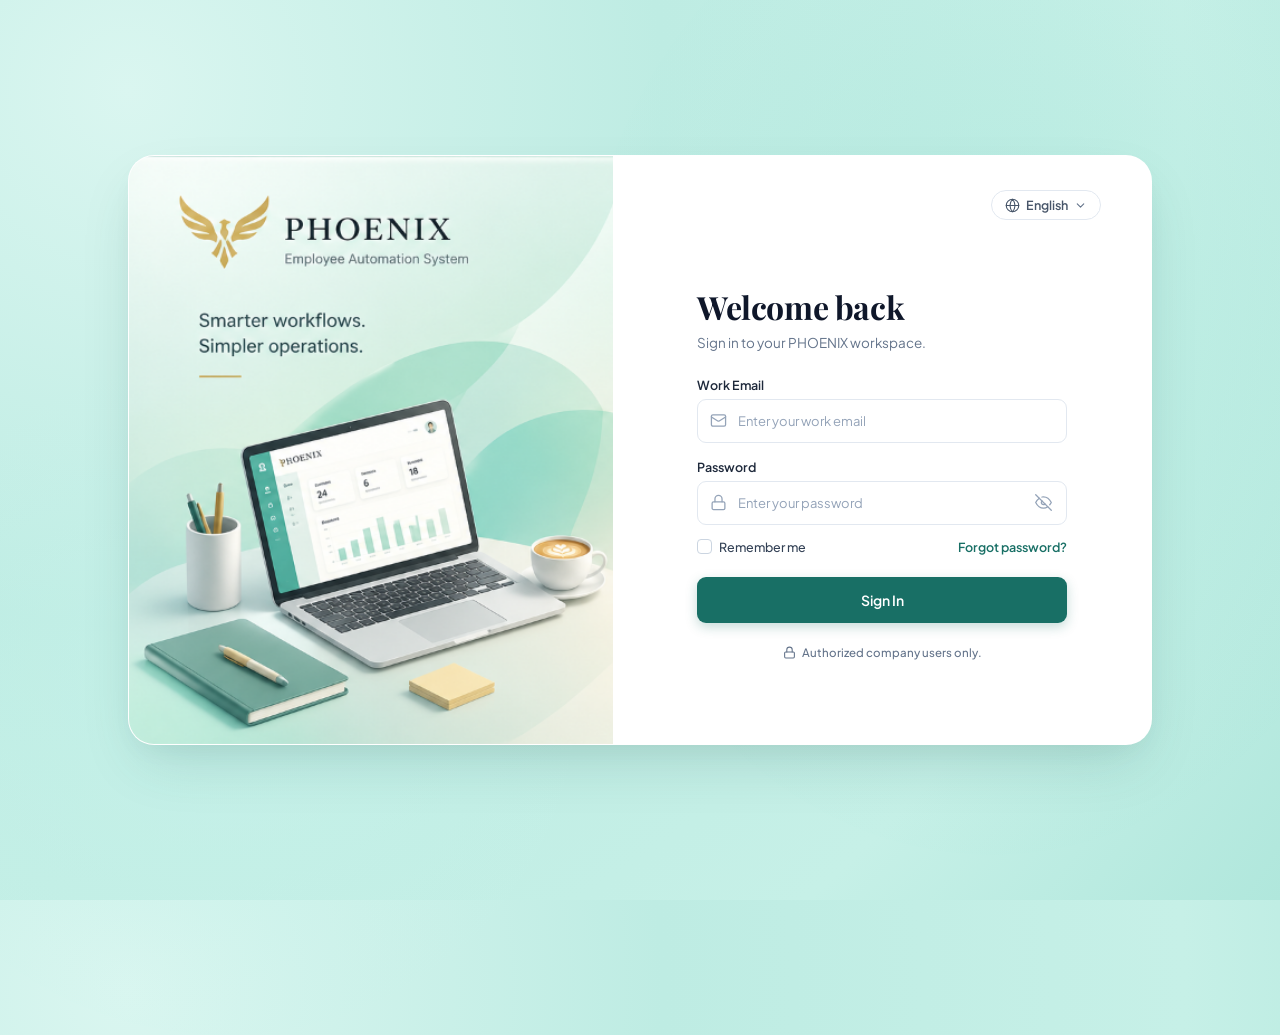
<file: frontend/index.html>
<!DOCTYPE html>
<html lang="en">
<head>
    <meta charset="UTF-8">
    <meta name="viewport" content="width=device-width, initial-scale=1.0">
    <title>PHOENIX - Sign In</title>
    <!-- =================================================================
         PHOENIX API Base URL:
         Points to the live Render backend service. Can also be overridden
         by window.__PHOENIX_API_URL__ or localStorage.getItem('phoenix_api_base_url').
         ================================================================= -->
    <meta name="phoenix-api-base" content="https://employee-management-b.onrender.com">
    <!-- Exact Google Fonts matching reference: Playfair Display / Serif & Plus Jakarta Sans / Inter -->
    <link rel="preconnect" href="https://fonts.googleapis.com">
    <link rel="preconnect" href="https://fonts.gstatic.com" crossorigin>
    <link href="https://fonts.googleapis.com/css2?family=Inter:wght@400;500;600;700&family=Playfair+Display:wght@600;700;800&family=Plus+Jakarta+Sans:wght@400;500;600;700&display=swap" rel="stylesheet">
    <link rel="stylesheet" href="css/styles.css">
</head>
<body class="login-body">

    <div class="login-wrapper">
        <div class="login-card-container">
            
            <!-- Left Panel: Exact reference graphic with Logo, Tagline, & Laptop Workspace -->
            <div class="login-left-panel">
                <img src="assets/left_panel_complete.png" alt="PHOENIX Employee Automation System" class="left-panel-graphic">
            </div>

            <!-- Right Panel: Login Form -->
            <div class="login-right-panel">
                
                <!-- Language Selector -->
                <div class="language-dropdown-wrapper">
                    <button type="button" class="lang-btn" aria-label="Language selection">
                        <svg class="lang-globe-icon" viewBox="0 0 24 24" fill="none" stroke="currentColor" stroke-width="1.75" stroke-linecap="round" stroke-linejoin="round">
                            <circle cx="12" cy="12" r="10"></circle>
                            <line x1="2" y1="12" x2="22" y2="12"></line>
                            <path d="M12 2a15.3 15.3 0 0 1 4 10 15.3 15.3 0 0 1-4 10 15.3 15.3 0 0 1-4-10 15.3 15.3 0 0 1 4-10z"></path>
                        </svg>
                        <span>English</span>
                        <svg class="lang-chevron-icon" viewBox="0 0 24 24" fill="none" stroke="currentColor" stroke-width="2" stroke-linecap="round" stroke-linejoin="round">
                            <polyline points="6 9 12 15 18 9"></polyline>
                        </svg>
                    </button>
                </div>

                <!-- Form Area -->
                <div class="login-form-content">
                    <div class="login-heading-area">
                        <h1 class="welcome-heading">Welcome back</h1>
                        <p class="welcome-subtext">Sign in to your PHOENIX workspace.</p>
                    </div>

                    <form id="loginForm" class="auth-form" novalidate>
                        
                        <!-- Work Email -->
                        <div class="input-group">
                            <label for="email" class="field-label">Work Email</label>
                            <div class="input-wrapper">
                                <span class="input-icon">
                                    <svg viewBox="0 0 24 24" fill="none" stroke="currentColor" stroke-width="1.8" stroke-linecap="round" stroke-linejoin="round">
                                        <rect x="2" y="4" width="20" height="16" rx="2"></rect>
                                        <path d="m22 7-8.97 5.7a1.94 1.94 0 0 1-2.06 0L2 7"></path>
                                    </svg>
                                </span>
                                <input type="email" id="email" name="email" class="form-control" placeholder="Enter your work email" required autocomplete="email">
                            </div>
                        </div>

                        <!-- Password -->
                        <div class="input-group">
                            <label for="password" class="field-label">Password</label>
                            <div class="input-wrapper">
                                <span class="input-icon">
                                    <svg viewBox="0 0 24 24" fill="none" stroke="currentColor" stroke-width="1.8" stroke-linecap="round" stroke-linejoin="round">
                                        <rect x="3" y="11" width="18" height="11" rx="2" ry="2"></rect>
                                        <path d="M7 11V7a5 5 0 0 1 10 0v4"></path>
                                    </svg>
                                </span>
                                <input type="password" id="password" name="password" class="form-control password-input" placeholder="Enter your password" autocomplete="current-password">
                                <button type="button" class="toggle-password-btn" aria-label="Toggle password visibility" onclick="togglePasswordVisibility()">
                                    <svg class="eye-icon" viewBox="0 0 24 24" fill="none" stroke="currentColor" stroke-width="1.8" stroke-linecap="round" stroke-linejoin="round">
                                        <path d="M17.94 17.94A10.07 10.07 0 0 1 12 20c-7 0-11-8-11-8a18.45 18.45 0 0 1 5.06-5.94M9.9 4.24A9.12 9.12 0 0 1 12 4c7 0 11 8 11 8a18.5 18.5 0 0 1-2.16 3.19m-6.72-1.07a3 3 0 1 1-4.24-4.24"></path>
                                        <line x1="1" y1="1" x2="23" y2="23"></line>
                                    </svg>
                                </button>
                            </div>
                        </div>

                        <!-- Remember Me & Forgot Password -->
                        <div class="form-options-row">
                            <label class="checkbox-container">
                                <input type="checkbox" id="rememberMe">
                                <span class="custom-checkbox"></span>
                                <span class="checkbox-text">Remember me</span>
                            </label>
                            <a href="javascript:void(0)" class="forgot-password-link">Forgot password?</a>
                        </div>

                        <!-- Sign In Button -->
                        <button type="submit" class="btn-sign-in">Sign In</button>
                    </form>

                    <!-- Error Alert -->
                    <div id="errorMessage" class="error-message"></div>

                    <!-- Security Note -->
                    <div class="auth-security-footer">
                        <svg class="lock-small-icon" viewBox="0 0 24 24" fill="none" stroke="currentColor" stroke-width="2" stroke-linecap="round" stroke-linejoin="round">
                            <rect x="3" y="11" width="18" height="11" rx="2" ry="2"></rect>
                            <path d="M7 11V7a5 5 0 0 1 10 0v4"></path>
                        </svg>
                        <span>Authorized company users only.</span>
                    </div>

                </div>
            </div>

        </div>
    </div>

    <script>
        function togglePasswordVisibility() {
            const pwd = document.getElementById('password');
            if (pwd.type === 'password') {
                pwd.type = 'text';
            } else {
                pwd.type = 'password';
            }
        }
    </script>
    <script src="js/config.js"></script>
    <script src="js/main.js"></script>
</body>
</html>
</file>
<file: frontend/css/styles.css>
/* ==========================================================================
   PHOENIX - CSS Styles
   Pixel-Perfect Match for Reference Design (1536x1024 / 1024x682)
   ========================================================================== */

:root {
    --teal-primary: #186f65;
    --teal-primary-hover: #135951;
    --teal-primary-active: #0f4841;
    
    --bg-page: #c2ece5;
    --border-input: #e2e8f0;
    --border-input-hover: #cbd5e1;
    --border-input-focus: #186f65;
    
    --text-title: #0f172a;
    --text-subtitle: #64748b;
    --text-label: #1e293b;
    --text-placeholder: #94a3b8;
    
    --font-heading: 'Playfair Display', Georgia, serif;
    --font-body: 'Plus Jakarta Sans', 'Inter', -apple-system, BlinkMacSystemFont, 'Segoe UI', Roboto, sans-serif;
    
    --radius-card: 26px;
    --radius-field: 9px;
    --radius-btn: 9px;
}

* {
    margin: 0;
    padding: 0;
    box-sizing: border-box;
    -webkit-font-smoothing: antialiased;
    -moz-osx-font-smoothing: grayscale;
}

/* --- Page Canvas matching Background Texture --- */
body.login-body {
    min-height: 100vh;
    width: 100vw;
    background-color: #c2ece5;
    background: radial-gradient(circle at 10% 10%, #daf6f0 0%, #beece3 38%, #c6f0e7 75%, #b0e7dc 100%);
    display: flex;
    align-items: center;
    justify-content: center;
    font-family: var(--font-body);
    padding: 24px;
    position: relative;
    overflow-x: hidden;
}

body.login-body::before {
    content: '';
    position: absolute;
    top: -15%;
    right: -10%;
    width: 65vw;
    height: 110vh;
    background: radial-gradient(ellipse at center, rgba(162, 228, 216, 0.45) 0%, rgba(162, 228, 216, 0.05) 60%, transparent 80%);
    border-radius: 50%;
    pointer-events: none;
    z-index: 0;
}

body.login-body::after {
    content: '';
    position: absolute;
    bottom: -15%;
    left: -10%;
    width: 55vw;
    height: 75vh;
    background: radial-gradient(ellipse at center, rgba(200, 243, 235, 0.65) 0%, rgba(200, 243, 235, 0.1) 60%, transparent 80%);
    border-radius: 50%;
    pointer-events: none;
    z-index: 0;
}

/* --- Card Container --- */
.login-wrapper {
    width: 100%;
    max-width: 1024px;
    z-index: 1;
    display: flex;
    align-items: center;
    justify-content: center;
}

.login-card-container {
    width: 100%;
    min-height: 590px;
    background: #ffffff;
    border-radius: var(--radius-card);
    box-shadow: 0 25px 60px -15px rgba(20, 85, 76, 0.18), 0 10px 25px -5px rgba(0, 0, 0, 0.04);
    display: flex;
    overflow: hidden;
    position: relative;
    border: 1px solid rgba(255, 255, 255, 0.85);
}

/* --- Left Graphic Panel --- */
.login-left-panel {
    flex: 1.05;
    background-color: #d6f2ed;
    display: flex;
    align-items: stretch;
    justify-content: center;
    position: relative;
    overflow: hidden;
}

.left-panel-graphic {
    width: 100%;
    height: 100%;
    object-fit: cover;
    display: block;
    user-select: none;
    pointer-events: none;
}

/* --- Right Form Panel --- */
.login-right-panel {
    flex: 0.95;
    background: #ffffff;
    padding: 34px 50px 38px 50px;
    display: flex;
    flex-direction: column;
    position: relative;
}

/* Language Selection Pill */
.language-dropdown-wrapper {
    display: flex;
    justify-content: flex-end;
    margin-bottom: 22px;
}

.lang-btn {
    display: inline-flex;
    align-items: center;
    gap: 6px;
    background: #ffffff;
    border: 1px solid #e2e8f0;
    padding: 6px 13px;
    border-radius: 20px;
    font-size: 12.5px;
    font-family: var(--font-body);
    font-weight: 600;
    color: #475569;
    cursor: pointer;
    transition: all 0.15s ease;
}

.lang-btn:hover {
    background: #f8fafc;
    border-color: #cbd5e1;
}

.lang-globe-icon {
    width: 15px;
    height: 15px;
    color: #475569;
}

.lang-chevron-icon {
    width: 13px;
    height: 13px;
    color: #64748b;
}

/* Form Content Area */
.login-form-content {
    display: flex;
    flex-direction: column;
    justify-content: center;
    flex: 1;
    max-width: 370px;
    width: 100%;
    margin: 0 auto;
}

.login-heading-area {
    margin-bottom: 26px;
}

.welcome-heading {
    font-family: var(--font-heading);
    font-size: 32px;
    font-weight: 700;
    color: var(--text-title);
    letter-spacing: -0.4px;
    line-height: 1.2;
    margin-bottom: 7px;
}

.welcome-subtext {
    font-size: 13.5px;
    color: var(--text-subtitle);
    font-weight: 400;
}

/* Form Fields */
.auth-form {
    display: flex;
    flex-direction: column;
    gap: 16px;
}

.input-group {
    display: flex;
    flex-direction: column;
    gap: 6px;
}

.field-label {
    font-size: 12.5px;
    font-weight: 600;
    color: var(--text-label);
}

.input-wrapper {
    position: relative;
    display: flex;
    align-items: center;
}

.input-icon {
    position: absolute;
    left: 13px;
    display: flex;
    align-items: center;
    justify-content: center;
    color: #94a3b8;
    pointer-events: none;
}

.input-icon svg {
    width: 17px;
    height: 17px;
}

.form-control {
    width: 100%;
    height: 44px;
    padding: 0 14px 0 40px;
    border: 1.5px solid var(--border-input);
    border-radius: var(--radius-field);
    font-size: 13.5px;
    font-family: var(--font-body);
    color: var(--text-title);
    background: #ffffff;
    transition: all 0.2s ease;
}

.form-control::placeholder {
    color: var(--text-placeholder);
    font-size: 13px;
}

.form-control:hover {
    border-color: var(--border-input-hover);
}

.form-control:focus {
    outline: none;
    border-color: var(--border-input-focus);
    box-shadow: 0 0 0 3px rgba(24, 111, 101, 0.12);
}

.password-input {
    padding-right: 40px;
}

.toggle-password-btn {
    position: absolute;
    right: 11px;
    background: none;
    border: none;
    color: #94a3b8;
    cursor: pointer;
    display: flex;
    align-items: center;
    padding: 4px;
    transition: color 0.15s ease;
}

.toggle-password-btn:hover {
    color: #475569;
}

.eye-icon {
    width: 17px;
    height: 17px;
}

/* Remember Me & Forgot Password */
.form-options-row {
    display: flex;
    align-items: center;
    justify-content: space-between;
    font-size: 12.5px;
    margin-top: -2px;
}

.checkbox-container {
    display: flex;
    align-items: center;
    gap: 7px;
    cursor: pointer;
    user-select: none;
}

.checkbox-container input {
    position: absolute;
    opacity: 0;
    cursor: pointer;
    height: 0;
    width: 0;
}

.custom-checkbox {
    width: 15px;
    height: 15px;
    border: 1.5px solid #cbd5e1;
    border-radius: 4px;
    background: #ffffff;
    display: inline-block;
    transition: all 0.15s ease;
}

.checkbox-container input:checked ~ .custom-checkbox {
    background: var(--teal-primary);
    border-color: var(--teal-primary);
    position: relative;
}

.checkbox-container input:checked ~ .custom-checkbox::after {
    content: '';
    position: absolute;
    left: 4px;
    top: 1.5px;
    width: 4px;
    height: 7px;
    border: solid white;
    border-width: 0 2px 2px 0;
    transform: rotate(45deg);
}

.checkbox-text {
    color: #334155;
    font-weight: 500;
}

.forgot-password-link {
    color: var(--teal-primary);
    text-decoration: none;
    font-weight: 600;
    transition: color 0.15s ease;
}

.forgot-password-link:hover {
    color: var(--teal-primary-hover);
    text-decoration: underline;
}

/* Sign In Button */
.btn-sign-in {
    width: 100%;
    height: 46px;
    background: var(--teal-primary);
    color: #ffffff;
    border: none;
    border-radius: var(--radius-btn);
    font-size: 14px;
    font-weight: 600;
    font-family: var(--font-body);
    cursor: pointer;
    margin-top: 6px;
    box-shadow: 0 4px 12px rgba(24, 111, 101, 0.25);
    transition: all 0.2s ease;
}

.btn-sign-in:hover {
    background: var(--teal-primary-hover);
    box-shadow: 0 6px 16px rgba(24, 111, 101, 0.35);
    transform: translateY(-1px);
}

.btn-sign-in:active {
    transform: translateY(0);
    background: var(--teal-primary-active);
}

.btn-sign-in:disabled {
    opacity: 0.7;
    cursor: not-allowed;
    transform: none;
}

/* Security Note */
.auth-security-footer {
    display: flex;
    align-items: center;
    justify-content: center;
    gap: 6px;
    margin-top: 22px;
    color: var(--text-subtitle);
    font-size: 11.5px;
    font-weight: 500;
}

.lock-small-icon {
    width: 13px;
    height: 13px;
    color: var(--text-subtitle);
}

/* Error Banner */
.error-message {
    margin-top: 14px;
    padding: 10px 14px;
    border-radius: 8px;
    font-size: 12.5px;
    text-align: center;
    color: #dc2626;
    background: #fef2f2;
    border: 1px solid #fecaca;
    display: none;
}

.error-message.show {
    display: block;
    animation: slideDown 0.2s ease-out;
}

@keyframes slideDown {
    from { opacity: 0; transform: translateY(-4px); }
    to { opacity: 1; transform: translateY(0); }
}

/* ==========================================================================
   Manager & Employee Pages Styles
   ========================================================================== */

.manager-container,
.employee-container {
    width: 100%;
    max-width: 520px;
    margin: 0 auto;
    display: flex;
    flex-direction: column;
    justify-content: center;
    z-index: 1;
}

.manager-header,
.employee-header {
    text-align: center;
    margin-bottom: 24px;
}

.manager-logo,
.employee-logo {
    font-size: 24px;
    font-weight: 700;
    color: #1a2f38;
    letter-spacing: 4px;
}

.manager-title,
.employee-title {
    font-family: var(--font-body);
    font-size: 20px;
    font-weight: 700;
    color: var(--text-title);
    letter-spacing: -0.3px;
}

.employee-greeting {
    font-size: 13.5px;
    font-weight: 600;
    color: var(--teal-primary);
    background-color: rgba(24, 111, 101, 0.08);
    display: inline-block;
    padding: 4px 14px;
    border-radius: 20px;
    margin-top: 8px;
}

.manager-card,
.employee-card {
    background: #ffffff;
    padding: 34px 30px;
    border-radius: var(--radius-card);
    border: 1px solid rgba(255, 255, 255, 0.8);
    box-shadow: 0 15px 35px -5px rgba(18, 90, 80, 0.12), 0 5px 15px -3px rgba(0, 0, 0, 0.04);
    margin-bottom: 20px;
}

.card-header-flex {
    display: flex;
    justify-content: space-between;
    align-items: center;
    border-bottom: 1.5px solid #f1f5f9;
    padding-bottom: 14px;
    margin-bottom: 22px;
}

.manager-card-title,
.employee-card-title {
    font-family: var(--font-body);
    font-size: 16.5px;
    font-weight: 700;
    color: var(--teal-primary);
}

.manager-form-group {
    margin-bottom: 18px;
}

.manager-form-group label {
    display: block;
    font-size: 12px;
    font-weight: 600;
    color: #334155;
    margin-bottom: 7px;
    text-transform: uppercase;
    letter-spacing: 0.5px;
}

.manager-form-group input,
.manager-form-group select {
    width: 100%;
    padding: 12px 14px;
    border: 1.5px solid #e2e8f0;
    border-radius: var(--radius-field);
    font-size: 13.5px;
    font-family: var(--font-body);
    color: var(--text-title);
    transition: all 0.2s ease;
}

.manager-form-group input:focus,
.manager-form-group select:focus {
    outline: none;
    border-color: var(--teal-primary);
    box-shadow: 0 0 0 3px rgba(24, 111, 101, 0.12);
}

.manager-form-group select {
    cursor: pointer;
    appearance: none;
    background-image: url("data:image/svg+xml;charset=UTF-8,%3csvg xmlns='http://www.w3.org/2000/svg' viewBox='0 0 24 24' fill='none' stroke='%23186f65' stroke-width='2.5' stroke-linecap='round' stroke-linejoin='round'%3e%3cpolyline points='6 9 12 15 18 9'%3e%3c/polyline%3e%3c/svg%3e");
    background-repeat: no-repeat;
    background-position: right 14px center;
    background-size: 15px;
    padding-right: 38px;
}

.manager-btn {
    width: 100%;
    height: 46px;
    background-color: var(--teal-primary);
    color: white;
    border: none;
    border-radius: var(--radius-btn);
    font-size: 13.5px;
    font-weight: 600;
    letter-spacing: 0.6px;
    cursor: pointer;
    box-shadow: 0 4px 12px rgba(24, 111, 101, 0.22);
    transition: all 0.2s ease;
    text-transform: uppercase;
}

.manager-btn:hover {
    background-color: var(--teal-primary-hover);
    box-shadow: 0 6px 16px rgba(24, 111, 101, 0.32);
    transform: translateY(-1px);
}

.manager-status {
    margin-top: 16px;
    padding: 10px 14px;
    background-color: rgba(24, 111, 101, 0.08);
    border-radius: 8px;
    text-align: center;
}

.manager-status p {
    font-size: 12.5px;
    color: var(--teal-primary);
    font-weight: 600;
    margin: 0;
}

.manager-feedback {
    margin-top: 14px;
    padding: 10px 14px;
    border-radius: 8px;
    font-size: 12.5px;
    text-align: center;
    display: none;
}

.manager-feedback.error {
    color: #dc2626;
    background-color: #fef2f2;
    border: 1px solid #fecaca;
    display: block;
}

.manager-feedback.success {
    color: #059669;
    background-color: #ecfdf5;
    border: 1px solid #a7f3d0;
    display: block;
}

.manager-footer,
.employee-footer {
    text-align: center;
    margin-top: 4px;
}

.manager-btn-logout,
.employee-btn-logout {
    padding: 8px 20px;
    background: transparent;
    color: #64748b;
    border: 1px solid #cbd5e1;
    border-radius: 8px;
    font-size: 11.5px;
    font-weight: 600;
    cursor: pointer;
    transition: all 0.15s ease;
    text-transform: uppercase;
}

.manager-btn-logout:hover,
.employee-btn-logout:hover {
    background: #f1f5f9;
    color: #0f172a;
}

.btn-secondary-outline {
    background: transparent;
    border: 1.5px solid var(--teal-primary);
    color: var(--teal-primary);
    padding: 6px 12px;
    border-radius: 6px;
    font-size: 12px;
    font-weight: 600;
    cursor: pointer;
    transition: all 0.15s ease;
}

.btn-secondary-outline:hover {
    background: rgba(24, 111, 101, 0.08);
}

.modal-backdrop {
    position: fixed;
    top: 0;
    left: 0;
    width: 100%;
    height: 100%;
    background: rgba(15, 23, 42, 0.5);
    backdrop-filter: blur(4px);
    z-index: 1000;
    display: flex;
    align-items: center;
    justify-content: center;
    padding: 16px;
}

.modal-card {
    width: 100%;
    max-width: 440px;
    margin-bottom: 0;
}

.modal-actions {
    display: flex;
    gap: 10px;
    margin-top: 8px;
}

.btn-cancel {
    padding: 11px 18px;
    background-color: #f1f5f9;
    color: #475569;
    border: 1px solid #cbd5e1;
    border-radius: var(--radius-btn);
    font-size: 13px;
    font-weight: 600;
    cursor: pointer;
    text-transform: uppercase;
}

.employee-task-item {
    margin-bottom: 14px;
    display: flex;
    flex-direction: column;
    gap: 3px;
}

.employee-label {
    font-size: 11.5px;
    font-weight: 700;
    color: #64748b;
    text-transform: uppercase;
}

.employee-value {
    font-size: 14px;
    color: #0f172a;
    font-weight: 500;
}

.employee-status {
    color: var(--teal-primary);
    font-weight: 600;
    font-size: 13.5px;
}

/* ==========================================================================
   PHOENIX EMPLOYEE WORKSPACE - Polished, Enterprise UI System
   ========================================================================== */

body.phoenix-emp-body {
    background-color: #F8FAF9;
    background: radial-gradient(circle at 80% 10%, rgba(224, 242, 254, 0.45) 0%, rgba(248, 250, 249, 0) 45%),
                radial-gradient(circle at 90% 90%, rgba(254, 243, 199, 0.3) 0%, rgba(248, 250, 249, 0) 50%),
                #F8FAF9;
    color: #0F172A;
    font-family: 'Inter', -apple-system, BlinkMacSystemFont, 'Segoe UI', Roboto, sans-serif;
    margin: 0;
    padding: 0;
    min-height: 100vh;
    overflow-x: hidden;
    line-height: 1.5;
}

/* 1. TOP BRANDING HEADER: Clean PHOENIX and Employee Workspace Branding */
.px-branding-header {
    width: 100%;
    background-color: #FFFFFF;
    border-bottom: 1px solid #E2E8F0;
    box-shadow: 0 1px 3px rgba(15, 23, 42, 0.02);
    position: sticky;
    top: 0;
    z-index: 100;
}

.px-branding-inner {
    max-width: 1180px;
    margin: 0 auto;
    height: 60px;
    padding: 0 24px;
    display: flex;
    justify-content: space-between;
    align-items: center;
}

.px-brand-logo-head {
    font-family: 'Playfair Display', serif;
    font-size: 22px;
    font-weight: 700;
    color: #0F172A;
    letter-spacing: 2px;
    margin: 0;
}

.px-header-logo-group {
    display: flex;
    align-items: center;
}

.px-header-logo-img {
    height: 32px;
    width: auto;
    display: block;
}

.px-brand-badge {
    background-color: #E6F4F1;
    color: #006660;
    font-size: 11px;
    font-weight: 600;
    padding: 4px 10px;
    border-radius: 9999px;
    letter-spacing: 0.3px;
}

/* 2. MAIN CENTERED CONTAINER: Responsive & Balanced Layout Grid */
.px-main-container {
    max-width: 1180px;
    margin: 0 auto;
    padding: 28px 24px 50px 24px;
    display: flex;
    flex-direction: column;
    gap: 24px;
}

/* 3. WORKSPACE TITLE & SUBTITLE SECTION */
.px-workspace-title-section {
    margin-bottom: -4px;
}

.px-workspace-h2 {
    font-size: 26px;
    font-weight: 700;
    color: #0F172A;
    margin: 0 0 4px 0;
    letter-spacing: -0.4px;
}

.px-workspace-sub {
    font-size: 13.5px;
    color: #64748B;
    margin: 0;
}

/* REUSABLE CARD CONTAINER: Clean, Modern, Consistent */
.px-card {
    background-color: #FFFFFF;
    border-radius: 12px;
    border: 1px solid #E2E8F0;
    box-shadow: 0 1px 4px rgba(15, 23, 42, 0.02);
    padding: 22px 24px;
    transition: border-color 0.15s ease;
}

/* 4. HERO PROFILE CARD */
.px-hero-card {
    display: flex;
    gap: 32px;
    padding: 24px 28px;
    align-items: flex-start;
}

.px-hero-left {
    width: 240px;
    flex-shrink: 0;
    border-right: 1px solid #F1F5F9;
    padding-right: 28px;
}

.px-avatar-container {
    position: relative;
    width: 90px;
    height: 90px;
    margin-bottom: 12px;
}

.px-avatar-circle {
    width: 90px;
    height: 90px;
    border-radius: 50%;
    background: linear-gradient(135deg, #006660 0%, #173437 100%);
    color: #FFFFFF;
    font-size: 32px;
    font-weight: 700;
    display: flex;
    align-items: center;
    justify-content: center;
    border: 3px solid #FFFFFF;
    box-shadow: 0 4px 10px rgba(0, 0, 0, 0.06);
}

.px-active-pill {
    position: absolute;
    bottom: -2px;
    right: -2px;
    background-color: #E6F4F1;
    color: #006660;
    font-size: 10.5px;
    font-weight: 600;
    padding: 2px 8px;
    border-radius: 9999px;
    border: 1.5px solid #FFFFFF;
    display: flex;
    align-items: center;
    gap: 4px;
}

.px-green-dot {
    width: 6px;
    height: 6px;
    border-radius: 50%;
    background-color: #10B981;
}

.px-profile-name {
    font-size: 20px;
    font-weight: 700;
    color: #0F172A;
    margin: 0 0 2px 0;
    letter-spacing: -0.2px;
}

.px-profile-title {
    font-size: 13px;
    font-weight: 600;
    color: #006660;
    margin: 0 0 16px 0;
}

.px-meta-list {
    display: flex;
    flex-direction: column;
    gap: 10px;
}

.px-meta-row {
    display: flex;
    align-items: center;
    gap: 10px;
}

.px-meta-ico-wrap {
    width: 26px;
    height: 26px;
    border-radius: 6px;
    background-color: #F1F5F9;
    color: #475569;
    display: flex;
    align-items: center;
    justify-content: center;
    flex-shrink: 0;
}

.px-meta-ico-wrap .material-symbols-outlined {
    font-size: 15px;
}

.px-meta-lbl {
    font-size: 10.5px;
    color: #64748B;
    display: block;
    margin-bottom: 1px;
}

.px-meta-val {
    font-size: 12.5px;
    font-weight: 600;
    color: #0F172A;
    margin: 0;
}

/* HERO RIGHT */
.px-hero-right {
    flex: 1;
    display: flex;
    flex-direction: column;
    justify-content: space-between;
}

.px-section-h4 {
    font-size: 15px;
    font-weight: 700;
    color: #0F172A;
    margin: 0 0 8px 0;
    display: flex;
    align-items: center;
    gap: 6px;
}

.px-teal-icon {
    color: #006660;
    font-size: 18px;
}

.px-about-para {
    font-size: 13px;
    line-height: 1.55;
    color: #475569;
    margin: 0 0 12px 0;
}

.px-pill-tags {
    display: flex;
    flex-wrap: wrap;
    gap: 6px;
    margin-bottom: 18px;
}

.px-tag {
    font-size: 11px;
    font-weight: 500;
    padding: 4px 10px;
    border-radius: 9999px;
}

.tag-sky { background-color: #F0F9FF; color: #0369A1; border: 1px solid #E0F2FE; }
.tag-peach { background-color: #FFF7ED; color: #C2410C; border: 1px solid #FFEDD5; }
.tag-lilac { background-color: #FAF5FF; color: #7E22CE; border: 1px solid #F3E8FF; }
.tag-mint { background-color: #F0FDF4; color: #15803D; border: 1px solid #DCFCE7; }

.px-skills-title {
    margin-bottom: 10px;
}

.px-skills-grid {
    display: grid;
    grid-template-columns: 1fr 1fr;
    gap: 12px 20px;
}

.px-skill-item {
    display: flex;
    flex-direction: column;
}

.px-skill-top {
    display: flex;
    justify-content: space-between;
    font-size: 12px;
    font-weight: 600;
    color: #1E293B;
    margin-bottom: 4px;
}

.pct-teal { color: #006660; }
.pct-gold { color: #B45309; }

.px-bar-track {
    width: 100%;
    height: 5px;
    background-color: #F1F5F9;
    border-radius: 9999px;
    overflow: hidden;
}

.px-bar-fill {
    height: 100%;
    border-radius: 9999px;
}

.fill-teal { background-color: #006660; }
.fill-gold { background-color: #F59E0B; }

/* 5. DAILY WORKSPACE HEADER */
.px-daily-workspace-header {
    display: flex;
    justify-content: space-between;
    align-items: flex-end;
    margin-top: 2px;
}

.px-daily-title {
    font-family: 'Playfair Display', serif;
    font-size: 24px;
    font-weight: 600;
    color: #0F172A;
    margin: 0;
    border-bottom: 2px solid #006660;
    padding-bottom: 3px;
    display: inline-block;
}

.px-daily-date {
    display: flex;
    align-items: center;
    gap: 6px;
    font-size: 12.5px;
    color: #64748B;
    font-weight: 500;
}

.px-daily-date .material-symbols-outlined {
    font-size: 16px;
}

/* 6. STATISTICS CARDS: 4 Symmetrically Balanced Cards with Clean Numbers */
.px-kpi-row {
    display: grid;
    grid-template-columns: repeat(4, 1fr);
    gap: 16px;
}

.px-kpi-card {
    background-color: #FFFFFF;
    border: 1px solid #E2E8F0;
    border-radius: 12px;
    padding: 16px 18px;
    display: flex;
    align-items: center;
    gap: 14px;
    box-shadow: 0 1px 3px rgba(15, 23, 42, 0.02);
    min-height: 76px;
    box-sizing: border-box;
}

.kpi-blue-border {
    border-left: 3px solid #0284C7;
}

.kpi-red-border {
    border-left: 3px solid #EF4444;
}

.px-kpi-circle {
    width: 40px;
    height: 40px;
    border-radius: 8px;
    display: flex;
    align-items: center;
    justify-content: center;
    flex-shrink: 0;
}

.px-kpi-circle .material-symbols-outlined {
    font-size: 20px;
}

.ico-mint { background-color: #E6F4F1; color: #006660; }
.ico-lavender { background-color: #F0FDF4; color: #16A34A; }
.ico-peach { background-color: #FEF2F2; color: #DC2626; }
.ico-sky { background-color: #F0F9FF; color: #0284C7; }

.px-kpi-text-wrap {
    flex: 1;
    display: flex;
    flex-direction: column;
}

.px-kpi-label {
    font-size: 11px;
    color: #64748B;
    font-weight: 600;
    letter-spacing: 0.2px;
    display: block;
    margin-bottom: 2px;
    text-transform: capitalize;
}

.px-kpi-num {
    font-size: 22px;
    font-weight: 700;
    color: #0F172A;
    margin: 0;
    line-height: 1;
}

/* PAST DUE TASKS SECTION (Compact, Professional Task-Alert Style) */
.px-past-due-section {
    border-left: 3.5px solid #EF4444;
    background-color: #FFFFFF;
    padding: 18px 22px;
}

.px-past-due-title-wrap {
    display: flex;
    align-items: center;
    gap: 10px;
}

.px-warn-alert-icon {
    color: #DC2626;
    font-size: 20px;
}

.text-danger {
    color: #991B1B !important;
}

.badge-danger-count {
    background-color: #FEE2E2;
    color: #991B1B;
    font-size: 11px;
    font-weight: 700;
    padding: 2px 9px;
    border-radius: 9999px;
}

/* Compact Table-like Task Container */
.px-pd-table-wrap {
    display: flex;
    flex-direction: column;
    background-color: #FFFFFF;
    border: 1px solid #F1F5F9;
    border-radius: 8px;
    overflow: hidden;
    margin-top: 6px;
}

.px-pd-row {
    display: flex;
    align-items: center;
    gap: 12px;
    padding: 11px 14px;
    border-bottom: 1px solid #F1F5F9;
    background-color: #FFFFFF;
    transition: background-color 0.15s ease;
}

.px-pd-row:last-child {
    border-bottom: none;
}

.px-pd-row:hover {
    background-color: #FEF2F2;
}

.px-pd-row-icon {
    width: 24px;
    height: 24px;
    border-radius: 4px;
    background-color: #FEE2E2;
    color: #DC2626;
    display: flex;
    align-items: center;
    justify-content: center;
    flex-shrink: 0;
}

.px-pd-row-icon .material-symbols-outlined {
    font-size: 15px;
}

.px-pd-row-main {
    flex: 1;
    min-width: 0;
}

.px-pd-row-title {
    font-size: 13px;
    font-weight: 600;
    color: #0F172A;
    margin: 0 0 1px 0;
    white-space: nowrap;
    overflow: hidden;
    text-overflow: ellipsis;
}

.px-pd-row-assigned {
    font-size: 11px;
    color: #64748B;
    display: block;
}

.px-pd-row-assigned strong {
    color: #334155;
}

.px-pd-row-meta {
    display: flex;
    align-items: center;
    gap: 6px;
    flex-shrink: 0;
}

.px-pd-meta-deadline {
    display: inline-flex;
    align-items: center;
    gap: 3px;
    font-size: 11.5px;
    font-weight: 500;
    color: #475569;
}

.px-pd-meta-deadline .material-symbols-outlined {
    font-size: 14px;
    color: #94A3B8;
}

.px-pd-overdue-tag {
    font-size: 11px;
    font-weight: 600;
    color: #DC2626;
}

.px-pd-row-badge-wrap {
    flex-shrink: 0;
}

.px-pd-pill-overdue {
    background-color: #FEE2E2;
    color: #991B1B;
    font-size: 9.5px;
    font-weight: 700;
    padding: 2px 7px;
    border-radius: 4px;
    letter-spacing: 0.4px;
    display: inline-block;
}

/* Subtle Empty State */
.px-pd-empty-state {
    display: flex;
    align-items: center;
    gap: 10px;
    padding: 12px 16px;
    background-color: #F0FDF4;
    border: 1px solid #DCFCE7;
    border-radius: 8px;
}

.px-pd-empty-icon-wrap {
    width: 28px;
    height: 28px;
    border-radius: 50%;
    background-color: #DCFCE7;
    color: #16A34A;
    display: flex;
    align-items: center;
    justify-content: center;
    flex-shrink: 0;
}

.px-pd-empty-icon-wrap .material-symbols-outlined {
    font-size: 16px;
}

.px-pd-empty-title {
    font-size: 12.5px;
    font-weight: 600;
    color: #166534;
    margin: 0;
}

.px-pd-empty-sub {
    font-size: 11px;
    color: #15803D;
    margin: 0;
}

/* 7. BALANCED TWO COLUMN LAYOUT */
.px-two-col-layout {
    display: grid;
    grid-template-columns: 7fr 5fr;
    gap: 20px;
    align-items: start;
}

.px-col-left, .px-col-right {
    display: flex;
    flex-direction: column;
    gap: 20px;
}

.px-card-head {
    display: flex;
    justify-content: space-between;
    align-items: center;
    margin-bottom: 14px;
}

.px-card-title {
    font-size: 16px;
    font-weight: 700;
    color: #0F172A;
    margin: 0;
    letter-spacing: -0.2px;
}

.px-card-sub {
    font-size: 12px;
    color: #64748B;
    margin: 1px 0 0 0;
}

.px-count-badge {
    background-color: #E6F4F1;
    color: #006660;
    font-size: 11px;
    font-weight: 600;
    padding: 3px 9px;
    border-radius: 9999px;
}

.px-tasks-stack {
    display: flex;
    flex-direction: column;
    gap: 8px;
}

/* TASK FILTER & SEARCH CONTROLS */
.px-task-filter-section {
    display: flex;
    flex-direction: column;
    gap: 10px;
    margin-bottom: 14px;
}

.px-task-search-box {
    position: relative;
    width: 100%;
    display: flex;
    align-items: center;
}

.px-task-search-icon {
    position: absolute;
    left: 10px;
    color: #94A3B8;
    font-size: 17px;
    pointer-events: none;
}

.px-task-search-box input {
    width: 100%;
    height: 36px;
    padding: 0 32px 0 34px;
    background-color: #F8FAFC;
    border: 1px solid #E2E8F0;
    border-radius: 6px;
    font-size: 12.5px;
    color: #0F172A;
    font-family: inherit;
    transition: all 0.15s ease;
    box-sizing: border-box;
}

.px-task-search-box input:focus {
    outline: none;
    border-color: #006660;
    background-color: #FFFFFF;
    box-shadow: 0 0 0 2px rgba(0, 102, 96, 0.08);
}

.px-task-search-box input::placeholder {
    color: #94A3B8;
}

.px-btn-clear-search {
    position: absolute;
    right: 8px;
    background: transparent;
    border: none;
    cursor: pointer;
    color: #94A3B8;
    display: flex;
    align-items: center;
    justify-content: center;
    padding: 2px;
    border-radius: 50%;
}

.px-btn-clear-search:hover {
    color: #475569;
}

.px-btn-clear-search .material-symbols-outlined {
    font-size: 15px;
}

/* FILTER TABS: Clean Minimal Pills */
.px-filter-tabs {
    display: flex;
    flex-wrap: wrap;
    gap: 6px;
    align-items: center;
}

.px-filter-tab {
    display: inline-flex;
    align-items: center;
    gap: 5px;
    padding: 5px 11px;
    background-color: #F1F5F9;
    border: 1px solid transparent;
    border-radius: 6px;
    font-size: 11.5px;
    font-weight: 500;
    color: #475569;
    cursor: pointer;
    transition: all 0.15s ease;
    font-family: inherit;
}

.px-filter-tab:hover {
    background-color: #E2E8F0;
    color: #0F172A;
}

.px-filter-tab.active {
    background-color: #006660;
    color: #FFFFFF;
    font-weight: 600;
}

.px-tab-count {
    font-size: 10.5px;
    font-weight: 700;
    padding: 0 5px;
    border-radius: 9999px;
    background-color: rgba(0, 0, 0, 0.06);
    color: inherit;
}

.px-filter-tab.active .px-tab-count {
    background-color: rgba(255, 255, 255, 0.22);
    color: #FFFFFF;
}

.tab-count-active { color: #0284C7; }
.tab-count-upcoming { color: #D97706; }
.tab-count-pastdue { color: #DC2626; }
.tab-count-completed { color: #059669; }

.px-filter-tab.active .tab-count-active,
.px-filter-tab.active .tab-count-upcoming,
.px-filter-tab.active .tab-count-pastdue,
.px-filter-tab.active .tab-count-completed {
    color: #FFFFFF;
}

/* FILTER EMPTY STATE */
.px-filter-empty-state {
    text-align: center;
    padding: 28px 16px;
    background-color: #F8FAFC;
    border: 1px dashed #CBD5E1;
    border-radius: 8px;
    display: flex;
    flex-direction: column;
    align-items: center;
    gap: 4px;
}

.px-filter-empty-icon {
    font-size: 26px;
    color: #94A3B8;
}

.px-filter-empty-title {
    font-size: 13px;
    font-weight: 600;
    color: #1E293B;
    margin: 0;
}

.px-filter-empty-sub {
    font-size: 11.5px;
    color: #64748B;
    margin: 0;
}

.px-btn-reset-filter {
    margin-top: 6px;
    background-color: #FFFFFF;
    border: 1px solid #CBD5E1;
    color: #006660;
    font-size: 11.5px;
    font-weight: 600;
    padding: 4px 10px;
    border-radius: 6px;
    cursor: pointer;
    transition: all 0.15s ease;
}

.px-btn-reset-filter:hover {
    background-color: #F1F5F9;
}

/* TASK ITEM: Clean, Row-based structure */
.px-task-row {
    background-color: #FFFFFF;
    border: 1px solid #F1F5F9;
    border-radius: 8px;
    padding: 12px 14px;
    display: flex;
    align-items: center;
    gap: 12px;
    transition: all 0.15s ease;
}

.px-task-row:hover {
    border-color: #CBD5E1;
    box-shadow: 0 1px 4px rgba(0, 0, 0, 0.02);
}

.px-checkbox-box {
    width: 18px;
    height: 18px;
    border-radius: 4px;
    border: 1.5px solid #CBD5E1;
    display: flex;
    align-items: center;
    justify-content: center;
    cursor: pointer;
    flex-shrink: 0;
    background-color: #FFFFFF;
    transition: all 0.15s ease;
}

.px-checkbox-box.checked {
    background-color: #006660;
    border-color: #006660;
    color: #FFFFFF;
}

.px-checkbox-box .material-symbols-outlined {
    font-size: 14px;
    font-weight: 700;
}

.px-task-main {
    flex: 1;
    min-width: 0;
}

.px-t-heading {
    font-size: 13.5px;
    font-weight: 600;
    color: #0F172A;
    margin: 0 0 2px 0;
    white-space: nowrap;
    overflow: hidden;
    text-overflow: ellipsis;
}

.px-t-heading.completed {
    text-decoration: line-through;
    color: #94A3B8;
}

.px-t-sub {
    font-size: 11px;
    color: #64748B;
    margin: 0;
}

.px-t-sub strong {
    color: #334155;
}

.px-task-right-meta {
    display: flex;
    align-items: center;
    gap: 10px;
    flex-shrink: 0;
}

.px-priority-badge {
    font-size: 10.5px;
    font-weight: 600;
    padding: 2px 7px;
    border-radius: 4px;
}

.badge-orange { background-color: #FFF7ED; color: #C2410C; }
.badge-blue { background-color: #F0F9FF; color: #0369A1; }
.badge-inprogress { background-color: #FEF3C7; color: #92400E; border: 1px solid #FDE68A; }
.badge-done { background-color: #F0FDF4; color: #15803D; }
.badge-overdue { background-color: #FEF2F2; color: #B91C1C; }

.tab-count-inprogress { color: #D97706; }
.px-filter-tab.active .tab-count-inprogress { color: #FFFFFF; }

/* Status Selector Dropdown */
.px-status-select-wrap {
    position: relative;
    display: inline-flex;
    align-items: center;
}

.px-status-select {
    appearance: none;
    -webkit-appearance: none;
    background-color: #F8FAFC;
    border: 1px solid #CBD5E1;
    border-radius: 6px;
    padding: 4px 22px 4px 8px;
    font-size: 11.5px;
    font-weight: 600;
    color: #334155;
    cursor: pointer;
    font-family: inherit;
    transition: all 0.15s ease;
    background-image: url("data:image/svg+xml,%3Csvg xmlns='http://www.w3.org/2000/svg' width='10' height='6' viewBox='0 0 10 6'%3E%3Cpath fill='%2364748B' d='M0 0l5 6 5-6z'/%3E%3C/svg%3E");
    background-repeat: no-repeat;
    background-position: right 7px center;
}

.px-status-select:focus {
    outline: none;
    border-color: #006660;
    box-shadow: 0 0 0 2px rgba(0, 102, 96, 0.1);
}

.px-status-select.status-assigned {
    background-color: #F0F9FF;
    border-color: #BAE6FD;
    color: #0369A1;
}

.px-status-select.status-inprogress {
    background-color: #FEF3C7;
    border-color: #FDE68A;
    color: #92400E;
}

.px-status-select.status-completed {
    background-color: #F0FDF4;
    border-color: #BBF7D0;
    color: #15803D;
}

.px-status-select:disabled {
    opacity: 0.6;
    cursor: wait;
}

/* Modal Confirmation Backdrop & Card */
.px-modal-backdrop {
    position: fixed;
    top: 0;
    left: 0;
    width: 100vw;
    height: 100vh;
    background-color: rgba(15, 23, 42, 0.45);
    backdrop-filter: blur(4px);
    display: flex;
    align-items: center;
    justify-content: center;
    z-index: 9999;
    padding: 16px;
}

.px-confirm-dialog {
    background-color: #FFFFFF;
    border-radius: 12px;
    box-shadow: 0 10px 25px rgba(0, 0, 0, 0.15);
    padding: 24px;
    max-width: 400px;
    width: 100%;
    text-align: center;
    border: 1px solid #E2E8F0;
    animation: pxPopIn 0.2s ease-out;
}

@keyframes pxPopIn {
    from { opacity: 0; transform: scale(0.95); }
    to { opacity: 1; transform: scale(1); }
}

.px-confirm-icon-box {
    width: 44px;
    height: 44px;
    border-radius: 50%;
    background-color: #DCFCE7;
    color: #16A34A;
    display: inline-flex;
    align-items: center;
    justify-content: center;
    margin-bottom: 12px;
}

.px-confirm-icon-box .material-symbols-outlined {
    font-size: 24px;
}

.px-confirm-title {
    font-size: 16px;
    font-weight: 700;
    color: #0F172A;
    margin: 0 0 6px 0;
}

.px-confirm-desc {
    font-size: 13px;
    color: #64748B;
    margin: 0 0 18px 0;
    line-height: 1.45;
}

.px-confirm-actions {
    display: flex;
    justify-content: center;
    gap: 10px;
}

.px-btn-cancel-modal {
    background-color: #F1F5F9;
    color: #475569;
    border: 1px solid #CBD5E1;
    font-size: 12.5px;
    font-weight: 600;
    padding: 7px 16px;
    border-radius: 6px;
    cursor: pointer;
    transition: all 0.15s ease;
}

.px-btn-cancel-modal:hover {
    background-color: #E2E8F0;
    color: #0F172A;
}

.px-btn-confirm-modal {
    background-color: #006660;
    color: #FFFFFF;
    border: none;
    font-size: 12.5px;
    font-weight: 600;
    padding: 7px 18px;
    border-radius: 6px;
    cursor: pointer;
    transition: background-color 0.15s ease;
}

.px-btn-confirm-modal:hover {
    background-color: #004D48;
}

.row-overdue {
    border-left: 3px solid #EF4444;
}

.px-task-time {
    display: flex;
    align-items: center;
    gap: 3px;
    font-size: 11.5px;
    color: #64748B;
    font-weight: 500;
}

.px-task-time .material-symbols-outlined {
    font-size: 14px;
    color: #94A3B8;
}

/* TIMELINE */
.px-timeline {
    position: relative;
    padding-left: 18px;
    border-left: 2px solid #E2E8F0;
    display: flex;
    flex-direction: column;
    gap: 16px;
    margin-left: 6px;
}

.px-t-item {
    position: relative;
}

.px-t-dot {
    position: absolute;
    left: -24px;
    top: 2px;
    width: 10px;
    height: 10px;
    border-radius: 50%;
    background-color: #CBD5E1;
    border: 2.5px solid #FFFFFF;
}

.dot-teal {
    background-color: #006660;
    box-shadow: 0 0 0 2px rgba(0, 102, 96, 0.12);
}

.px-t-badge {
    display: inline-block;
    background-color: #E6F4F1;
    color: #006660;
    font-size: 9.5px;
    font-weight: 700;
    padding: 1px 5px;
    border-radius: 3px;
    margin-bottom: 2px;
    letter-spacing: 0.4px;
}

.px-t-date {
    font-size: 11px;
    color: #94A3B8;
    margin-bottom: 1px;
}

.px-t-role {
    font-size: 13px;
    font-weight: 600;
    color: #0F172A;
    margin: 0 0 2px 0;
}

.px-t-desc {
    font-size: 12px;
    color: #64748B;
    margin: 0;
    line-height: 1.45;
}

/* UPCOMING DEADLINES WIDGET */
.px-glass-card-container {
    background: #FFFFFF;
}

.px-deadlines-container {
    display: flex;
    flex-direction: column;
    gap: 10px;
}

.px-glass-deadline-card {
    background: #F8FAFC;
    border: 1px solid #E2E8F0;
    border-radius: 8px;
    padding: 13px 15px;
    display: flex;
    flex-direction: column;
    gap: 8px;
    transition: all 0.15s ease;
}

.px-glass-deadline-card:hover {
    border-color: #CBD5E1;
    background: #FFFFFF;
}

.px-glass-deadline-card.gradient-primary {
    border-left: 3px solid #0284C7;
}

.px-glass-deadline-card.gradient-secondary {
    border-left: 3px solid #0D9488;
}

.px-gdc-header {
    display: flex;
    justify-content: space-between;
    align-items: flex-start;
    gap: 8px;
}

.px-gdc-title-wrap {
    flex: 1;
    min-width: 0;
}

.px-gdc-title {
    font-size: 13px;
    font-weight: 600;
    color: #0F172A;
    margin: 0 0 2px 0;
    line-height: 1.35;
    white-space: nowrap;
    overflow: hidden;
    text-overflow: ellipsis;
}

.px-gdc-manager {
    font-size: 11px;
    color: #64748B;
}

.px-gdc-pill {
    font-size: 10.5px;
    font-weight: 600;
    padding: 2px 7px;
    border-radius: 9999px;
    white-space: nowrap;
    flex-shrink: 0;
}

.px-gdc-pill.pill-urgent {
    background-color: #F0F9FF;
    color: #0369A1;
    border: 1px solid #BAE6FD;
}

.px-gdc-pill.pill-normal {
    background-color: #F0FDF4;
    color: #15803D;
    border: 1px solid #DCFCE7;
}

.px-gdc-footer {
    display: flex;
    justify-content: space-between;
    align-items: center;
    font-size: 11.5px;
    color: #64748B;
}

.px-gdc-date-box {
    display: flex;
    align-items: center;
    gap: 4px;
    font-weight: 500;
}

.px-gdc-date-box .material-symbols-outlined {
    font-size: 15px;
    color: #0284C7;
}

.px-gdc-status-indicator {
    display: flex;
    align-items: center;
    gap: 4px;
    font-size: 10.5px;
    font-weight: 600;
    color: #15803D;
}

.px-gdc-dot {
    width: 5px;
    height: 5px;
    border-radius: 50%;
    background-color: #10B981;
}

.px-gdc-track {
    width: 100%;
    height: 4px;
    background-color: #E2E8F0;
    border-radius: 9999px;
    overflow: hidden;
}

.px-gdc-fill {
    height: 100%;
    background: linear-gradient(90deg, #0284C7 0%, #006660 100%);
    border-radius: 9999px;
}

.px-glass-empty-state {
    text-align: center;
    padding: 24px 14px;
    background: #F8FAFC;
    border: 1px dashed #CBD5E1;
    border-radius: 8px;
}

.px-empty-icon {
    font-size: 26px;
    color: #006660;
    margin-bottom: 4px;
}

.px-empty-main {
    font-size: 12.5px;
    font-weight: 600;
    color: #0F172A;
    margin: 0 0 2px 0;
}

.px-empty-sub {
    font-size: 11px;
    color: #64748B;
    margin: 0;
}

.ico-sky-icon {
    color: #0284C7;
    font-size: 18px;
}

/* Meeting Widget Card (Clean & Subtle) */
.px-meeting-widget-card {
    padding: 16px 18px;
    background-color: #F8FAFC;
}

.px-meeting-widget-inner {
    display: flex;
    align-items: center;
    gap: 12px;
}

.px-meeting-ico-box {
    width: 36px;
    height: 36px;
    border-radius: 8px;
    background-color: #FAF5FF;
    color: #7E22CE;
    display: flex;
    align-items: center;
    justify-content: center;
    flex-shrink: 0;
}

.px-meeting-ico-box .material-symbols-outlined {
    font-size: 18px;
}

.px-meeting-widget-info {
    flex: 1;
}

.px-meeting-widget-title {
    font-size: 13px;
    font-weight: 600;
    color: #0F172A;
    margin: 0 0 1px 0;
}

.px-meeting-widget-sub {
    font-size: 11.5px;
    color: #64748B;
    margin: 0;
}

.px-btn-join-now {
    background-color: #E2E8F0;
    color: #475569;
    border: none;
    font-size: 11px;
    font-weight: 600;
    padding: 5px 10px;
    border-radius: 5px;
    cursor: pointer;
    white-space: nowrap;
    transition: all 0.15s ease;
}

.px-btn-join-now:hover {
    background-color: #CBD5E1;
    color: #0F172A;
}

/* 8. BOTTOM LOGOUT SECTION: Clean & Non-intrusive */
.px-bottom-logout-section {
    display: flex;
    justify-content: center;
    padding-top: 10px;
    margin-top: 10px;
    border-top: 1px solid #E2E8F0;
}

.px-btn-bottom-logout {
    display: inline-flex;
    align-items: center;
    gap: 6px;
    background-color: transparent;
    border: 1px solid #CBD5E1;
    color: #64748B;
    font-size: 12px;
    font-weight: 600;
    padding: 7px 20px;
    border-radius: 6px;
    cursor: pointer;
    letter-spacing: 0.5px;
    transition: all 0.15s ease;
}

.px-btn-bottom-logout:hover {
    background-color: #F1F5F9;
    color: #0F172A;
    border-color: #94A3B8;
}

.px-btn-bottom-logout .material-symbols-outlined {
    font-size: 16px;
}

/* RESPONSIVE LAYOUT */
@media (max-width: 1024px) {
    .px-two-col-layout {
        grid-template-columns: 1fr;
    }
    .px-hero-card {
        flex-direction: column;
    }
    .px-hero-left {
        width: 100%;
        border-right: none;
        border-bottom: 1px solid #F1F5F9;
        padding-right: 0;
        padding-bottom: 18px;
    }
    .px-kpi-row {
        grid-template-columns: 1fr 1fr;
    }
}

@media (max-width: 600px) {
    .px-kpi-row {
        grid-template-columns: 1fr;
    }
    .px-skills-grid {
        grid-template-columns: 1fr;
    }
    .px-task-row {
        flex-direction: column;
        align-items: flex-start;
    }
    .px-task-right-meta {
        width: 100%;
        justify-content: space-between;
    }
    .px-branding-inner {
        padding: 0 16px;
    }
    .px-main-container {
        padding: 16px 14px 36px 14px;
    }
}

/* ==========================================================================
   LOGIN & MANAGER STYLES (PRESERVED)
   ========================================================================== */
@media (max-width: 900px) {
    .login-card-container {
        flex-direction: column;
        max-width: 460px;
    }
    
    .login-left-panel {
        min-height: 260px;
    }
    
    .login-right-panel {
        padding: 24px 18px;
    }
}

/* ==========================================================================
   PHOENIX - TASK DETAILS DRAWER & COMMENTS / ACTIVITY STYLES
   ========================================================================== */

/* Body scroll lock when drawer is active */
body.px-drawer-open {
    overflow: hidden !important;
}

/* Drawer Backdrop Overlay (z-index: 9000) */
.px-drawer-backdrop {
    position: fixed !important;
    top: 0 !important;
    left: 0 !important;
    right: 0 !important;
    bottom: 0 !important;
    width: 100vw !important;
    height: 100vh !important;
    background: rgba(15, 23, 42, 0.45) !important;
    backdrop-filter: blur(4px) !important;
    -webkit-backdrop-filter: blur(4px) !important;
    z-index: 9000 !important;
    opacity: 0;
    visibility: hidden;
    transition: opacity 0.25s ease, visibility 0.25s ease;
}
.px-drawer-backdrop.active {
    opacity: 1 !important;
    visibility: visible !important;
}

/* Slide-over Drawer Panel (z-index: 9001) */
.px-drawer {
    position: fixed !important;
    top: 0 !important;
    right: 0 !important;
    bottom: 0 !important;
    width: 550px !important;
    max-width: 100vw !important;
    height: 100vh !important;
    background: #FFFFFF !important;
    box-shadow: -10px 0 40px rgba(0, 0, 0, 0.15) !important;
    z-index: 9001 !important;
    transform: translateX(100%) !important;
    transition: transform 0.25s cubic-bezier(0.16, 1, 0.3, 1) !important;
    display: flex !important;
    flex-direction: column !important;
    overflow: hidden !important;
}
.px-drawer.active {
    transform: translateX(0) !important;
}

/* Drawer Scrollable Content */
.px-drawer-scroll-content {
    flex: 1;
    overflow-y: auto;
    padding: 24px;
    display: flex;
    flex-direction: column;
    gap: 0;
}

/* Header Area */
.px-drawer-header {
    display: flex;
    flex-direction: column;
    gap: 12px;
    margin-bottom: 20px;
}
.px-drawer-header-top {
    display: flex;
    align-items: center;
    justify-content: space-between;
}
.px-drawer-close-btn {
    background: #F1F5F9;
    border: none;
    width: 32px;
    height: 32px;
    border-radius: 50%;
    display: flex;
    align-items: center;
    justify-content: center;
    cursor: pointer;
    color: #475569;
    transition: background 0.15s ease, color 0.15s ease;
}
.px-drawer-close-btn:hover {
    background: #E2E8F0;
    color: #0F172A;
}

.px-drawer-title {
    font-family: var(--font-body);
    font-size: 19px;
    font-weight: 700;
    color: #1F2937;
    line-height: 1.35;
    margin: 0;
}

.px-drawer-badges {
    display: flex;
    align-items: center;
    gap: 8px;
    flex-wrap: wrap;
}

/* Badge Styles */
.px-badge-tag {
    display: inline-flex;
    align-items: center;
    padding: 3px 9px;
    border-radius: 6px;
    font-size: 11px;
    font-weight: 700;
    letter-spacing: 0.04em;
    text-transform: uppercase;
}
.px-badge-high { background: #FEF3C7; color: #92400E; }
.px-badge-medium { background: #E0F2FE; color: #0369A1; }
.px-badge-low { background: #F1F5F9; color: #475569; }

.px-badge-assigned { background: #F1F5F9; color: #475569; }
.px-badge-progress { background: #FEF3C7; color: #B45309; }
.px-badge-completed { background: #E6F4F1; color: #1F5F5B; }
.px-badge-pastdue { background: #FFE4E6; color: #E11D48; }

/* Metadata Grid */
.px-drawer-meta-grid {
    display: grid;
    grid-template-columns: repeat(3, 1fr);
    gap: 12px;
    background: #F8FAFC;
    border-radius: 12px;
    padding: 12px 14px;
    border: 1px solid #E2E8F0;
    margin-top: 4px;
}
.px-drawer-meta-item {
    display: flex;
    flex-direction: column;
    gap: 3px;
}
.px-drawer-meta-label {
    font-size: 10.5px;
    font-weight: 700;
    color: #64748B;
    text-transform: uppercase;
    letter-spacing: 0.04em;
}
.px-drawer-meta-val {
    font-size: 12.5px;
    font-weight: 600;
    color: #1F2937;
}

.px-drawer-divider {
    border: none;
    border-top: 1px solid #E2E8F0;
    margin: 20px 0;
}

/* Drawer Section Header */
.px-drawer-section-title {
    font-size: 11.5px;
    font-weight: 700;
    color: #64748B;
    letter-spacing: 0.06em;
    text-transform: uppercase;
    margin-bottom: 12px;
    display: flex;
    align-items: center;
    justify-content: space-between;
}

/* Description Text */
.px-drawer-desc-text {
    font-size: 13.5px;
    line-height: 1.6;
    color: #334155;
    white-space: pre-line;
}

/* Comments Feed */
.px-comments-list {
    display: flex;
    flex-direction: column;
    gap: 12px;
    margin-bottom: 16px;
}

.px-comment-item {
    display: flex;
    gap: 10px;
    background: #FFFFFF;
    border: 1px solid #E2E8F0;
    border-radius: 10px;
    padding: 12px;
    position: relative;
    transition: border-color 0.15s ease;
}
.px-comment-item:hover {
    border-color: #CBD5E1;
}

.px-comment-avatar {
    width: 34px;
    height: 34px;
    border-radius: 50%;
    background: #1F5F5B;
    color: #FFFFFF;
    font-size: 12px;
    font-weight: 700;
    display: flex;
    align-items: center;
    justify-content: center;
    flex-shrink: 0;
}
.px-comment-avatar.emp-avatar {
    background: #0D9488;
}

.px-comment-content {
    flex: 1;
    display: flex;
    flex-direction: column;
    gap: 4px;
}

.px-comment-header {
    display: flex;
    align-items: center;
    justify-content: space-between;
    gap: 8px;
}

.px-comment-user-info {
    display: flex;
    align-items: center;
    gap: 6px;
}
.px-comment-user-name {
    font-size: 13px;
    font-weight: 700;
    color: #1F2937;
}
.px-comment-role-tag {
    font-size: 10px;
    font-weight: 600;
    padding: 2px 6px;
    border-radius: 4px;
    background: #F1F5F9;
    color: #64748B;
}

.px-comment-time {
    font-size: 11px;
    color: #94A3B8;
}

.px-comment-text {
    font-size: 13px;
    line-height: 1.5;
    color: #334155;
    margin-top: 2px;
    white-space: pre-wrap;
}

/* Comment Action Menu (•••) */
.px-comment-menu-wrap {
    position: relative;
}
.px-comment-menu-btn {
    background: transparent;
    border: none;
    color: #94A3B8;
    cursor: pointer;
    padding: 2px 4px;
    border-radius: 4px;
    font-size: 16px;
    line-height: 1;
}
.px-comment-menu-btn:hover {
    color: #1F2937;
    background: #F1F5F9;
}
.px-comment-dropdown {
    position: absolute;
    right: 0;
    top: 24px;
    background: #FFFFFF;
    border: 1px solid #E2E8F0;
    border-radius: 8px;
    box-shadow: 0 10px 25px -5px rgba(0, 0, 0, 0.12);
    z-index: 10;
    display: none;
    min-width: 110px;
    overflow: hidden;
}
.px-comment-dropdown.show {
    display: block;
}
.px-comment-dropdown-item {
    display: flex;
    align-items: center;
    gap: 6px;
    padding: 8px 12px;
    font-size: 12px;
    font-weight: 500;
    color: #475569;
    cursor: pointer;
    background: transparent;
    border: none;
    width: 100%;
    text-align: left;
}
.px-comment-dropdown-item:hover {
    background: #F8FAFC;
    color: #0F172A;
}
.px-comment-dropdown-item.delete:hover {
    background: #FEF2F2;
    color: #E11D48;
}

/* Inline Comment Edit Form */
.px-comment-edit-box {
    display: flex;
    flex-direction: column;
    gap: 8px;
    margin-top: 4px;
}
.px-comment-edit-textarea {
    width: 100%;
    padding: 8px 12px;
    border: 1px solid #1F5F5B;
    border-radius: 8px;
    font-family: inherit;
    font-size: 13px;
    resize: vertical;
    min-height: 56px;
    outline: none;
}
.px-comment-edit-actions {
    display: flex;
    gap: 8px;
    justify-content: flex-end;
}

/* Comment Input Area */
.px-comment-input-wrap {
    display: flex;
    flex-direction: column;
    gap: 10px;
    background: #F8FAFC;
    border: 1px solid #E2E8F0;
    border-radius: 12px;
    padding: 12px 14px;
}
.px-comment-textarea {
    width: 100%;
    border: none;
    background: transparent;
    font-family: var(--font-body);
    font-size: 13px;
    color: #1F2937;
    outline: none;
    resize: vertical;
    min-height: 50px;
}
.px-comment-textarea::placeholder {
    color: #94A3B8;
}
.px-comment-input-footer {
    display: flex;
    justify-content: flex-end;
}

.px-btn-send-comment {
    background: #1F5F5B;
    color: #FFFFFF;
    border: none;
    border-radius: 8px;
    padding: 7px 16px;
    font-size: 12.5px;
    font-weight: 600;
    cursor: pointer;
    display: inline-flex;
    align-items: center;
    gap: 6px;
    transition: background 0.15s ease;
}
.px-btn-send-comment:hover {
    background: #134E4A;
}
.px-btn-send-comment:disabled {
    opacity: 0.6;
    cursor: not-allowed;
}

/* Activity Timeline */
.px-activity-timeline {
    display: flex;
    flex-direction: column;
    gap: 0;
    position: relative;
    padding-left: 16px;
    border-left: 2px solid #E2E8F0;
    margin-left: 8px;
}
.px-activity-item {
    position: relative;
    padding-bottom: 14px;
}
.px-activity-item:last-child {
    padding-bottom: 0;
}
.px-activity-dot {
    position: absolute;
    left: -22px;
    top: 4px;
    width: 10px;
    height: 10px;
    border-radius: 50%;
    background: #1F5F5B;
    border: 2px solid #FFFFFF;
}
.px-activity-desc {
    font-size: 12.5px;
    font-weight: 600;
    color: #334155;
    line-height: 1.4;
}
.px-activity-time {
    font-size: 11px;
    color: #94A3B8;
    margin-top: 2px;
}

/* Recent Team Activity Card on Manager Dashboard */
.px-recent-activity-card {
    margin-top: 16px;
}
.px-recent-activity-list {
    display: flex;
    flex-direction: column;
    gap: 10px;
}
.px-recent-activity-item {
    display: flex;
    align-items: flex-start;
    gap: 12px;
    padding: 10px 12px;
    border-radius: 10px;
    background: #F8FAFC;
    border: 1px solid #F1F5F9;
    cursor: pointer;
    transition: background 0.15s ease, border-color 0.15s ease;
}
.px-recent-activity-item:hover {
    background: #F1F5F9;
    border-color: #E2E8F0;
}
.px-recent-activity-icon {
    width: 32px;
    height: 32px;
    border-radius: 50%;
    background: #E6F4F1;
    color: #1F5F5B;
    display: flex;
    align-items: center;
    justify-content: center;
    flex-shrink: 0;
    font-size: 16px;
}
.px-recent-activity-content {
    flex: 1;
    display: flex;
    flex-direction: column;
    gap: 2px;
}
.px-recent-activity-actor {
    font-size: 13px;
    font-weight: 700;
    color: #1F2937;
}
.px-recent-activity-text {
    font-size: 12.5px;
    color: #475569;
    line-height: 1.35;
}
.px-recent-activity-time {
    font-size: 11px;
    color: #94A3B8;
    margin-top: 2px;
}

/* Delete Confirmation Modal Overlay (z-index: 9500) */
.px-modal-overlay {
    position: fixed !important;
    top: 0 !important;
    left: 0 !important;
    right: 0 !important;
    bottom: 0 !important;
    width: 100vw !important;
    height: 100vh !important;
    background: rgba(15, 23, 42, 0.55) !important;
    backdrop-filter: blur(4px) !important;
    -webkit-backdrop-filter: blur(4px) !important;
    z-index: 9500 !important;
    opacity: 0;
    visibility: hidden;
    transition: opacity 0.2s ease, visibility 0.2s ease;
    display: flex !important;
    align-items: center !important;
    justify-content: center !important;
    padding: 16px !important;
}
.px-modal-overlay.active {
    opacity: 1 !important;
    visibility: visible !important;
}

/* Delete Confirmation Modal Box (z-index: 9501) */
.px-modal-box {
    background: #FFFFFF !important;
    border-radius: 16px !important;
    max-width: 380px !important;
    width: 90% !important;
    padding: 24px !important;
    box-shadow: 0 25px 50px -12px rgba(0, 0, 0, 0.25) !important;
    z-index: 9501 !important;
    transform: scale(0.95);
    transition: transform 0.2s ease;
}
.px-modal-overlay.active .px-modal-box {
    transform: scale(1);
}
.px-modal-title {
    font-size: 17px;
    font-weight: 700;
    color: #1F2937;
    margin-bottom: 8px;
}
.px-modal-msg {
    font-size: 13.5px;
    color: #64748B;
    line-height: 1.5;
    margin-bottom: 20px;
}
.px-modal-actions {
    display: flex;
    justify-content: flex-end;
    gap: 10px;
}
.px-modal-btn-cancel {
    background: #F1F5F9;
    color: #475569;
    border: none;
    border-radius: 8px;
    padding: 8px 16px;
    font-size: 13px;
    font-weight: 600;
    cursor: pointer;
}
.px-modal-btn-delete {
    background: #E11D48;
    color: #FFFFFF;
    border: none;
    border-radius: 8px;
    padding: 8px 16px;
    font-size: 13px;
    font-weight: 600;
    cursor: pointer;
}

/* Mobile Responsive Drawer */
@media (max-width: 768px) {
    .px-drawer {
        width: 100vw !important;
    }
    .px-drawer-meta-grid {
        grid-template-columns: 1fr;
    }
    .px-task-actions-row {
        flex-wrap: wrap !important;
    }
}

/* ============================================================
   PHOENIX EMPLOYEE INTERACTIVE TASK WORKSPACE STYLES
   ============================================================ */

.px-task-workspace-card {
    background: #FFFFFF;
    border: 1px solid #E2E8F0;
    border-radius: 8px;
    padding: 12px 16px;
    margin-bottom: 10px;
    box-shadow: 0 1px 3px rgba(15, 23, 42, 0.04);
    transition: all 0.15s cubic-bezier(0.16, 1, 0.3, 1);
    display: flex;
    flex-direction: column;
    gap: 8px;
    position: relative;
}

.px-task-workspace-card:hover {
    border-color: #CBD5E1;
    box-shadow: 0 3px 8px rgba(15, 23, 42, 0.06);
}

.px-task-workspace-card.card-overdue {
    border-left: 3.5px solid #EF4444;
}

.px-task-workspace-card.card-completed {
    border-left: 3.5px solid #10B981;
    background: #FAFCFB;
}

/* Compact Card Top Row: Title, Assigned By, Status */
.px-task-card-top {
    display: flex;
    justify-content: space-between;
    align-items: flex-start;
    gap: 12px;
}

.px-task-title-wrap {
    flex: 1;
    min-width: 0;
}

.px-task-card-title {
    font-size: 14.5px;
    font-weight: 600;
    color: #0F172A;
    margin: 0 0 2px 0;
    line-height: 1.35;
    letter-spacing: -0.01em;
    word-break: break-word;
}

.px-task-card-title.completed {
    text-decoration: line-through;
    color: #94A3B8;
}

.px-task-card-assigned {
    font-size: 12px;
    color: #64748B;
    margin: 0;
    line-height: 1.3;
}

.px-task-card-assigned strong {
    color: #1E293B;
    font-weight: 600;
}

.px-task-status-pill {
    font-size: 10.5px;
    font-weight: 600;
    padding: 2.5px 8px;
    border-radius: 5px;
    text-transform: uppercase;
    letter-spacing: 0.03em;
    flex-shrink: 0;
}

.px-status-assigned { background: #F1F5F9; color: #475569; }
.px-status-inprogress { background: #FEF3C7; color: #92400E; border: 1px solid #FDE68A; }
.px-status-completed { background: #ECFDF5; color: #065F46; border: 1px solid #A7F3D0; }

/* Compact Card Bottom Row: Due Info (Left) + Progress & Actions (Right) */
.px-task-card-bottom {
    display: flex;
    justify-content: space-between;
    align-items: center;
    flex-wrap: wrap;
    gap: 8px 14px;
    padding-top: 4px;
    border-top: 1px solid #F8FAFC;
}

.px-task-due-wrap {
    display: inline-flex;
    align-items: center;
    gap: 6px;
    font-size: 12px;
    color: #475569;
    flex-wrap: wrap;
}

.px-task-ws-due-badge {
    display: inline-flex;
    align-items: center;
    gap: 3px;
    font-size: 11px;
    font-weight: 600;
    padding: 2px 6px;
    border-radius: 4px;
}

.px-task-ws-due-badge.overdue {
    background: #FEE2E2;
    color: #991B1B;
}

.px-task-ws-due-badge.upcoming {
    background: #E0F2FE;
    color: #0369A1;
}

.px-task-ws-due-badge.completed {
    background: #D1FAE5;
    color: #065F46;
}

.px-task-exact-deadline {
    font-weight: 500;
    color: #334155;
    font-size: 12px;
}

.px-task-ws-relative-text {
    color: #64748B;
    font-size: 11.5px;
}

.px-task-meta-right {
    display: inline-flex;
    align-items: center;
    gap: 12px;
    margin-left: auto;
}

/* Compact Progress Component */
.px-task-mini-prog {
    display: flex;
    flex-direction: column;
    align-items: flex-end;
    gap: 2px;
    min-width: 76px;
}

.px-task-mini-prog-label {
    font-size: 10.5px;
    color: #64748B;
    font-weight: 500;
    display: flex;
    gap: 4px;
}

.px-task-mini-prog-label strong {
    color: #1F5F5B;
    font-weight: 700;
}

.px-task-mini-prog-track {
    width: 76px;
    height: 5px;
    background: #E2E8F0;
    border-radius: 999px;
    overflow: hidden;
}

.px-task-mini-prog-fill {
    height: 100%;
    background: linear-gradient(90deg, #1F5F5B, #006660);
    border-radius: 999px;
    transition: width 0.3s ease;
}

.px-task-mini-prog-fill.fill-complete {
    background: #10B981;
}

/* Compact Actions */
.px-task-mini-actions {
    display: inline-flex;
    align-items: center;
    gap: 6px;
}

.px-btn-mini-action {
    display: inline-flex;
    align-items: center;
    gap: 4px;
    background: #F8FAFC;
    color: #334155;
    border: 1px solid #CBD5E1;
    border-radius: 6px;
    padding: 4px 8px;
    font-size: 11px;
    font-weight: 600;
    cursor: pointer;
    transition: all 0.15s ease;
    height: 27px;
    box-sizing: border-box;
    white-space: nowrap;
}

.px-btn-mini-action:hover {
    background: #F1F5F9;
    border-color: #94A3B8;
    color: #0F172A;
}

.px-btn-mini-complete {
    display: inline-flex;
    align-items: center;
    gap: 4px;
    background: #1F5F5B;
    color: #FFFFFF;
    border: 1px solid #1F5F5B;
    border-radius: 6px;
    padding: 4px 9px;
    font-size: 11px;
    font-weight: 600;
    cursor: pointer;
    transition: all 0.15s ease;
    height: 27px;
    box-sizing: border-box;
    white-space: nowrap;
}

.px-btn-mini-complete:hover {
    background: #164e4a;
    border-color: #164e4a;
}

.px-badge-mini-done {
    display: inline-flex;
    align-items: center;
    gap: 4px;
    background: #ECFDF5;
    color: #065F46;
    border: 1px solid #A7F3D0;
    border-radius: 6px;
    padding: 4px 8px;
    font-size: 11px;
    font-weight: 600;
    height: 27px;
    box-sizing: border-box;
    white-space: nowrap;
}

/* Expandable Inline Comments Area */
.px-task-comments-collapsible {
    display: none;
    margin-top: 8px;
    padding: 12px 14px;
    background: #F8FAFC;
    border-radius: 8px;
    border: 1px solid #E2E8F0;
}

.px-task-comments-collapsible.open {
    display: flex;
    flex-direction: column;
    gap: 10px;
    animation: fadeInTaskComments 0.2s ease;
}

@keyframes fadeInTaskComments {
    from { opacity: 0; transform: translateY(-4px); }
    to { opacity: 1; transform: translateY(0); }
}

.px-task-comments-head {
    display: flex;
    justify-content: space-between;
    align-items: center;
    font-size: 12px;
    font-weight: 700;
    color: #334155;
    border-bottom: 1px solid #E2E8F0;
    padding-bottom: 6px;
}

.px-task-comments-list {
    display: flex;
    flex-direction: column;
    gap: 8px;
    max-height: 240px;
    overflow-y: auto;
}

.px-task-comment-card {
    background: #FFFFFF;
    border: 1px solid #E2E8F0;
    border-radius: 6px;
    padding: 10px 12px;
    font-size: 12.5px;
}

.px-task-comment-card-top {
    display: flex;
    justify-content: space-between;
    align-items: center;
    margin-bottom: 4px;
}

.px-task-comment-author-group {
    display: flex;
    align-items: center;
    gap: 6px;
}

.px-task-comment-author {
    font-weight: 600;
    color: #0F172A;
}

.px-task-comment-role-tag {
    font-size: 10px;
    font-weight: 600;
    padding: 1px 6px;
    border-radius: 4px;
    background: #E2E8F0;
    color: #475569;
}

.px-task-comment-role-tag.pm {
    background: #FEF3C7;
    color: #92400E;
}

.px-task-comment-timestamp {
    font-size: 11px;
    color: #94A3B8;
}

.px-task-comment-body {
    color: #334155;
    line-height: 1.45;
    font-size: 12.5px;
    white-space: pre-wrap;
    word-break: break-word;
}

.px-task-comments-empty {
    font-size: 12px;
    color: #94A3B8;
    text-align: center;
    padding: 8px 0;
}

/* Task Workspace Modal Specializations */
.px-task-modal-box {
    max-width: 480px !important;
    width: 92% !important;
}

.px-modal-header {
    display: flex;
    justify-content: space-between;
    align-items: flex-start;
    margin-bottom: 16px;
    padding-bottom: 12px;
    border-bottom: 1px solid #F1F5F9;
}

.px-modal-header-left {
    display: flex;
    align-items: center;
    gap: 10px;
}

.px-modal-icon-teal {
    font-size: 24px;
    color: #1F5F5B;
    background: #E6F0E8;
    padding: 8px;
    border-radius: 8px;
}

.px-modal-task-title-badge {
    font-size: 12px;
    color: #64748B;
    margin: 2px 0 0 0;
    font-weight: 500;
}

.px-modal-body {
    display: flex;
    flex-direction: column;
    gap: 12px;
    margin-bottom: 20px;
}

.px-modal-label {
    font-size: 12px;
    font-weight: 600;
    color: #334155;
    text-transform: uppercase;
    letter-spacing: 0.02em;
}

.px-modal-textarea {
    width: 100%;
    border: 1.5px solid #E2E8F0;
    border-radius: 8px;
    padding: 10px 12px;
    font-family: inherit;
    font-size: 13.5px;
    color: #0F172A;
    resize: vertical;
    outline: none;
    transition: border-color 0.15s ease;
    box-sizing: border-box;
}

.px-modal-textarea:focus {
    border-color: #1F5F5B;
    box-shadow: 0 0 0 3px rgba(31, 95, 91, 0.12);
}

/* Progress Options Grid */
.px-progress-options-grid {
    display: grid;
    grid-template-columns: repeat(5, 1fr);
    gap: 8px;
}

.px-progress-opt-btn {
    background: #F8FAFC;
    border: 1.5px solid #E2E8F0;
    border-radius: 8px;
    padding: 10px 4px;
    display: flex;
    flex-direction: column;
    align-items: center;
    gap: 2px;
    cursor: pointer;
    transition: all 0.15s ease;
}

.px-progress-opt-btn:hover {
    border-color: #1F5F5B;
    background: #F1F5F9;
}

.px-progress-opt-btn.active {
    background: #1F5F5B;
    border-color: #1F5F5B;
    color: #FFFFFF;
}

.px-progress-opt-btn.active .px-prog-pct,
.px-progress-opt-btn.active .px-prog-lbl {
    color: #FFFFFF;
}

.px-prog-pct {
    font-size: 13px;
    font-weight: 700;
    color: #1E293B;
}

.px-prog-lbl {
    font-size: 9.5px;
    color: #64748B;
    text-align: center;
}

.px-progress-preview-wrap {
    margin-top: 6px;
    display: flex;
    flex-direction: column;
    gap: 6px;
}

.px-progress-preview-bar {
    height: 8px;
    background: #E2E8F0;
    border-radius: 999px;
    overflow: hidden;
}

.px-progress-preview-fill {
    height: 100%;
    background: linear-gradient(90deg, #1F5F5B, #006660);
    border-radius: 999px;
    transition: width 0.3s ease;
}

/* ============================================================
   COMMENTS & UPDATES STANDALONE SECTION
   ============================================================ */

.px-comments-updates-card {
    background: #FFFFFF;
    border: 1px solid #E2E8F0;
    border-radius: 12px;
    padding: 22px 24px;
    box-shadow: 0 1px 3px rgba(15, 23, 42, 0.04);
    margin-top: 24px;
}

.px-cu-head-icon {
    font-size: 20px;
    color: #1F5F5B;
    background: #E6F0E8;
    padding: 6px;
    border-radius: 6px;
}

.px-cu-form {
    display: flex;
    flex-direction: column;
    gap: 14px;
    margin-top: 16px;
    padding-bottom: 20px;
    border-bottom: 1px solid #F1F5F9;
}

.px-cu-field {
    display: flex;
    flex-direction: column;
    gap: 6px;
}

.px-cu-label {
    font-size: 12px;
    font-weight: 600;
    color: #334155;
    text-transform: uppercase;
    letter-spacing: 0.02em;
}

.px-cu-select {
    width: 100%;
    height: 40px;
    border: 1.5px solid #E2E8F0;
    border-radius: 8px;
    background: #F8FAFC;
    padding: 0 12px;
    font-family: inherit;
    font-size: 13.5px;
    color: #0F172A;
    outline: none;
    transition: all 0.15s ease;
    box-sizing: border-box;
    cursor: pointer;
}

.px-cu-select:focus {
    border-color: #1F5F5B;
    background: #FFFFFF;
    box-shadow: 0 0 0 3px rgba(31, 95, 91, 0.12);
}

.px-cu-textarea {
    width: 100%;
    border: 1.5px solid #E2E8F0;
    border-radius: 8px;
    background: #F8FAFC;
    padding: 10px 12px;
    font-family: inherit;
    font-size: 13.5px;
    color: #0F172A;
    resize: vertical;
    outline: none;
    transition: all 0.15s ease;
    box-sizing: border-box;
}

.px-cu-textarea:focus {
    border-color: #1F5F5B;
    background: #FFFFFF;
    box-shadow: 0 0 0 3px rgba(31, 95, 91, 0.12);
}

.px-cu-actions {
    display: flex;
    justify-content: flex-end;
}

.px-btn-add-comment {
    display: inline-flex;
    align-items: center;
    gap: 6px;
    background: #1F5F5B;
    color: #FFFFFF;
    border: none;
    border-radius: 8px;
    padding: 9px 18px;
    font-size: 13px;
    font-weight: 600;
    cursor: pointer;
    transition: all 0.15s ease;
    box-shadow: 0 1px 3px rgba(31, 95, 91, 0.2);
}

.px-btn-add-comment:hover {
    background: #164e4a;
    box-shadow: 0 2px 6px rgba(31, 95, 91, 0.3);
}

.px-btn-add-comment:disabled {
    opacity: 0.65;
    cursor: not-allowed;
}

.px-cu-recent-section {
    margin-top: 18px;
    display: flex;
    flex-direction: column;
    gap: 10px;
}

.px-cu-recent-head {
    display: flex;
    justify-content: space-between;
    align-items: center;
}

.px-cu-recent-title {
    font-size: 12.5px;
    font-weight: 700;
    color: #334155;
    text-transform: uppercase;
    letter-spacing: 0.02em;
}

.px-cu-recent-count {
    font-size: 11.5px;
    font-weight: 700;
    color: #1F5F5B;
    background: #E6F0E8;
    padding: 2px 8px;
    border-radius: 999px;
}

.px-cu-recent-list {
    display: flex;
    flex-direction: column;
    gap: 8px;
    max-height: 280px;
    overflow-y: auto;
}

.px-cu-comment-card {
    background: #F8FAFC;
    border: 1px solid #E2E8F0;
    border-radius: 8px;
    padding: 11px 14px;
    display: flex;
    flex-direction: column;
    gap: 4px;
    transition: all 0.15s ease;
}

.px-cu-comment-card:hover {
    background: #FFFFFF;
    border-color: #CBD5E1;
}

.px-cu-comment-top {
    display: flex;
    justify-content: space-between;
    align-items: center;
}

.px-cu-author-role {
    font-size: 12px;
    font-weight: 600;
    color: #0F172A;
}

.px-cu-role-sub {
    color: #64748B;
    font-weight: 500;
}

.px-cu-time {
    font-size: 11px;
    color: #94A3B8;
}

.px-cu-comment-text {
    font-size: 13px;
    color: #334155;
    line-height: 1.45;
    white-space: pre-wrap;
    word-break: break-word;
}

.px-cu-empty-comments {
    font-size: 12.5px;
    color: #94A3B8;
    text-align: center;
    padding: 16px 8px;
    background: #F8FAFC;
    border-radius: 8px;
    border: 1px dashed #E2E8F0;
}

/* Toast notification */
.px-cu-toast {
    position: fixed;
    bottom: 32px;
    left: 50%;
    transform: translateX(-50%);
    padding: 12px 24px;
    border-radius: 10px;
    font-size: 13.5px;
    font-weight: 600;
    font-family: inherit;
    z-index: 9999;
    box-shadow: 0 4px 16px rgba(0, 0, 0, 0.15);
    opacity: 0;
    transition: opacity 0.3s ease;
    pointer-events: none;
    max-width: 400px;
    text-align: center;
}
.px-cu-toast.show {
    opacity: 1;
}
.px-cu-toast.toast-success {
    background: #ECFDF5;
    color: #065F46;
    border: 1px solid #A7F3D0;
}
.px-cu-toast.toast-error {
    background: #FEF2F2;
    color: #991B1B;
    border: 1px solid #FECACA;
}
.px-cu-toast.toast-warning {
    background: #FFFBEB;
    color: #92400E;
    border: 1px solid #FDE68A;
}

/* Validation message below fields */
.px-cu-validation-msg {
    font-size: 12px;
    color: #DC2626;
    margin-top: 4px;
    display: none;
}
.px-cu-validation-msg.show {
    display: block;
}
</file>
